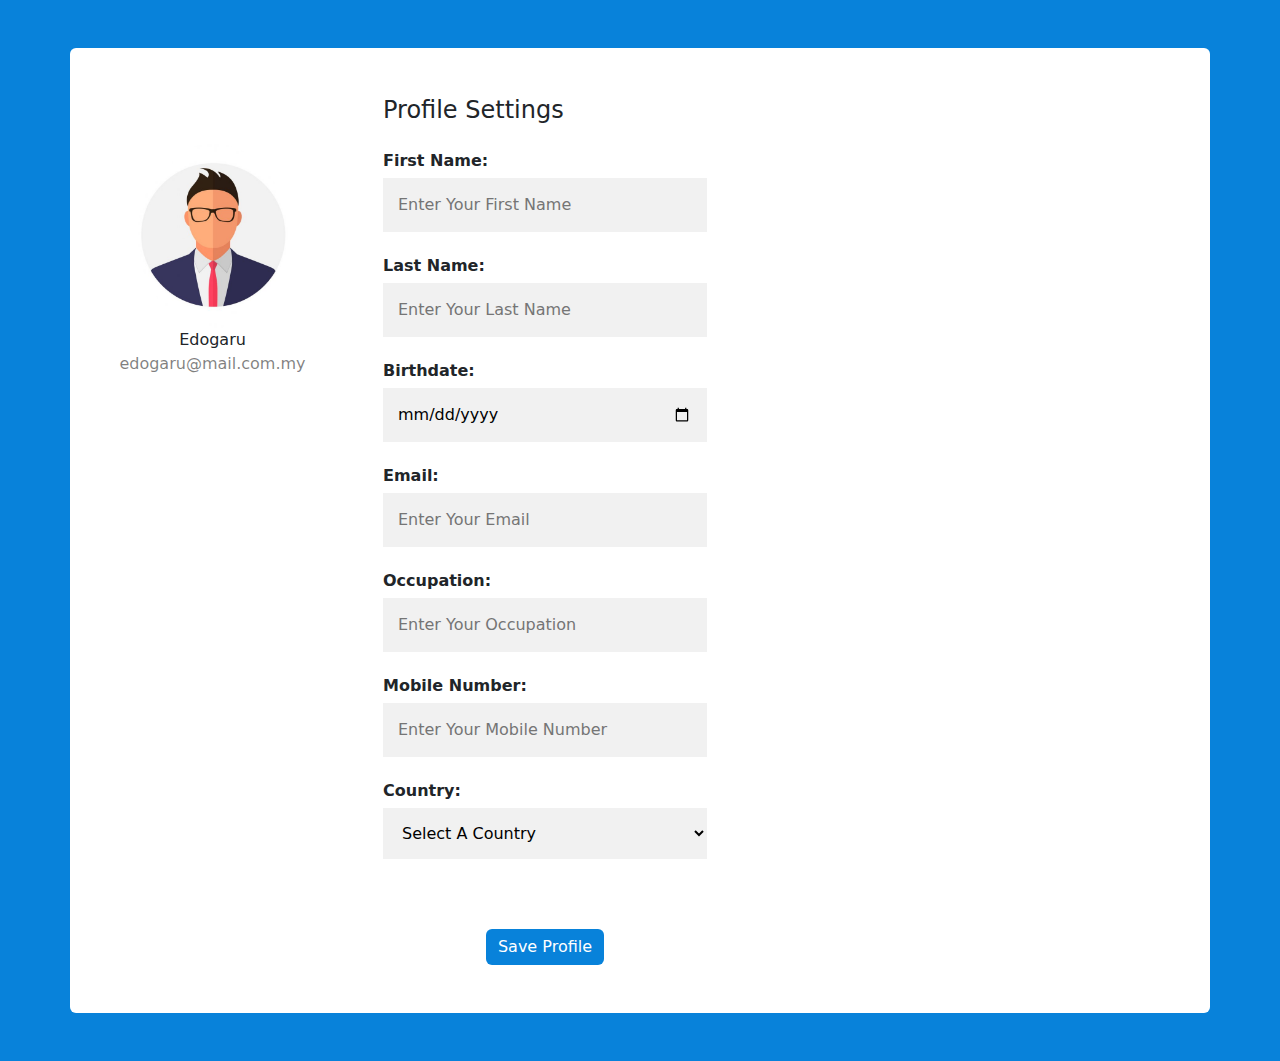
<file: editprofile.html>
<!DOCTYPE html>
<html lang="en">
<head>
    <meta charset="UTF-8">
    <meta http-equiv="X-UA-Compatible" content="IE=edge">
    <meta name="viewport" content="width=device-width, initial-scale=1.0">
    <title>EditProfile</title>
    <link rel="shortcut icon" href="images/favicon.png" type="image/png">
    <link rel="stylesheet" href="https://cdn.jsdelivr.net/npm/bootstrap@5.0.0-alpha1/dist/css/bootstrap.min.css">
    <link rel="stylesheet" href="./css/epstyle.css">
    <script src="https://cdn.jsdelivr.net/npm/bootstrap@5.0.0-alpha1/dist/js/bootstrap.bundle.min.js"></script>
    <script src="https://cdnjs.cloudflare.com/ajax/libs/jquery/3.2.1/jquery.min.js"></script>
    <script src="./js/epjs.js"></script>
</head>
<body>
   <div class="container rounded bg-white mt-5 mb-5">
    <div class="row">
        <div class="col-md-3 border-right">
            <div class="d-flex flex-column align-items-center text-center p-3 py-5"><img class="rounded-circle mt-5" width="150px" src="./assets/img/depositphotos_179308454-stock-illustration-unknown-person-silhouette-glasses-profile.jpg'.jpg"><span class="font-weight-bold">Edogaru</span><span class="text-black-50">edogaru@mail.com.my</span><span> </span></div>
        </div>
        <div class="col-md-4">
            <div class="p-3 py-5">
                <div class="d-flex justify-content-between align-items-center mb-3">
                    <h4 class="text-right">Profile Settings</h4>
                </div>
                <form action="./profile.html" onsubmit="return validateform()" method="POST">
                    <label for="fname"><b>First Name:</b></label>
                    <input type="text" placeholder="Enter Your First Name" name="fname" title="Name can contain letters,numbers and special characters" id="f1">
      
                    <label for="lname"><b>Last Name:</b></label>
                    <input type="text" placeholder="Enter Your Last Name" name="lname" title="Name can contain letters,numbers and special characters" id="f2">
      
                    <label for="ubd"><b>Birthdate:</b></label>
                    <input type="date" placeholder="mm/dd/yyyy" name="ubd" title="Follow the format" id="f3">
                    
                    <label for="email"><b>Email:</b></label>
                    <input type="email" placeholder="Enter Your Email" name="email" id="f4">

                    <label for="occupation"><b>Occupation:</b></label>
                    <input type="text" placeholder="Enter Your Occupation" name="occupation" id="f6">
                
                    <label for="mnum"><b>Mobile Number:</b></label>
                    <input type="tel" placeholder="Enter Your Mobile Number" name="mnum" title="" id="f7">

                    <label for="country"><strong>Country:</strong></label>      
                    <select id="country" name="country">
                        <option value="Select a Country">Select A Country</option>
                        <option value="Afghanistan">Afghanistan</option>
                        <option value="Åland Islands">Åland Islands</option>
                        <option value="Albania">Albania</option>
                        <option value="Algeria">Algeria</option>
                        <option value="American Samoa">American Samoa</option>
                        <option value="Andorra">Andorra</option>
                        <option value="Angola">Angola</option>
                        <option value="Anguilla">Anguilla</option>
                        <option value="Antarctica">Antarctica</option>
                        <option value="Antigua and Barbuda">Antigua and Barbuda</option>
                        <option value="Argentina">Argentina</option>
                        <option value="Armenia">Armenia</option>
                        <option value="Aruba">Aruba</option>
                        <option value="Australia">Australia</option>
                        <option value="Austria">Austria</option>
                        <option value="Azerbaijan">Azerbaijan</option>
                        <option value="Bahamas">Bahamas</option>
                        <option value="Bahrain">Bahrain</option>
                        <option value="Bangladesh">Bangladesh</option>
                        <option value="Barbados">Barbados</option>
                        <option value="Belarus">Belarus</option>
                        <option value="Belgium">Belgium</option>
                        <option value="Belize">Belize</option>
                        <option value="Benin">Benin</option>
                        <option value="Bermuda">Bermuda</option>
                        <option value="Bhutan">Bhutan</option>
                        <option value="Bolivia">Bolivia</option>
                        <option value="Bosnia and Herzegovina">Bosnia and Herzegovina</option>
                        <option value="Botswana">Botswana</option>
                        <option value="Bouvet Island">Bouvet Island</option>
                        <option value="Brazil">Brazil</option>
                        <option value="British Indian Ocean Territory">British Indian Ocean Territory</option>
                        <option value="Brunei Darussalam">Brunei Darussalam</option>
                        <option value="Bulgaria">Bulgaria</option>
                        <option value="Burkina Faso">Burkina Faso</option>
                        <option value="Burundi">Burundi</option>
                        <option value="Cambodia">Cambodia</option>
                        <option value="Cameroon">Cameroon</option>
                        <option value="Canada">Canada</option>
                        <option value="Cape Verde">Cape Verde</option>
                        <option value="Cayman Islands">Cayman Islands</option>
                        <option value="Central African Republic">Central African Republic</option>
                        <option value="Chad">Chad</option>
                        <option value="Chile">Chile</option>
                        <option value="China">China</option>
                        <option value="Christmas Island">Christmas Island</option>
                        <option value="Cocos (Keeling) Islands">Cocos (Keeling) Islands</option>
                        <option value="Colombia">Colombia</option>
                        <option value="Comoros">Comoros</option>
                        <option value="Congo">Congo</option>
                        <option value="Congo, The Democratic Republic of The">Congo, The Democratic Republic of The</option>
                        <option value="Cook Islands">Cook Islands</option>
                        <option value="Costa Rica">Costa Rica</option>
                        <option value="Cote D'ivoire">Cote D'ivoire</option>
                        <option value="Croatia">Croatia</option>
                        <option value="Cuba">Cuba</option>
                        <option value="Cyprus">Cyprus</option>
                        <option value="Czech Republic">Czech Republic</option>
                        <option value="Denmark">Denmark</option>
                        <option value="Djibouti">Djibouti</option>
                        <option value="Dominica">Dominica</option>
                        <option value="Dominican Republic">Dominican Republic</option>
                        <option value="Ecuador">Ecuador</option>
                        <option value="Egypt">Egypt</option>
                        <option value="El Salvador">El Salvador</option>
                        <option value="Equatorial Guinea">Equatorial Guinea</option>
                        <option value="Eritrea">Eritrea</option>
                        <option value="Estonia">Estonia</option>
                        <option value="Ethiopia">Ethiopia</option>
                        <option value="Falkland Islands (Malvinas)">Falkland Islands (Malvinas)</option>
                        <option value="Faroe Islands">Faroe Islands</option>
                        <option value="Fiji">Fiji</option>
                        <option value="Finland">Finland</option>
                        <option value="France">France</option>
                        <option value="French Guiana">French Guiana</option>
                        <option value="French Polynesia">French Polynesia</option>
                        <option value="French Southern Territories">French Southern Territories</option>
                        <option value="Gabon">Gabon</option>
                        <option value="Gambia">Gambia</option>
                        <option value="Georgia">Georgia</option>
                        <option value="Germany">Germany</option>
                        <option value="Ghana">Ghana</option>
                        <option value="Gibraltar">Gibraltar</option>
                        <option value="Greece">Greece</option>
                        <option value="Greenland">Greenland</option>
                        <option value="Grenada">Grenada</option>
                        <option value="Guadeloupe">Guadeloupe</option>
                        <option value="Guam">Guam</option>
                        <option value="Guatemala">Guatemala</option>
                        <option value="Guernsey">Guernsey</option>
                        <option value="Guinea">Guinea</option>
                        <option value="Guinea-bissau">Guinea-bissau</option>
                        <option value="Guyana">Guyana</option>
                        <option value="Haiti">Haiti</option>
                        <option value="Heard Island and Mcdonald Islands">Heard Island and Mcdonald Islands</option>
                        <option value="Holy See (Vatican City State)">Holy See (Vatican City State)</option>
                        <option value="Honduras">Honduras</option>
                        <option value="Hong Kong">Hong Kong</option>
                        <option value="Hungary">Hungary</option>
                        <option value="Iceland">Iceland</option>
                        <option value="India">India</option>
                        <option value="Indonesia">Indonesia</option>
                        <option value="Iran, Islamic Republic of">Iran, Islamic Republic of</option>
                        <option value="Iraq">Iraq</option>
                        <option value="Ireland">Ireland</option>
                        <option value="Isle of Man">Isle of Man</option>
                        <option value="Israel">Israel</option>
                        <option value="Italy">Italy</option>
                        <option value="Jamaica">Jamaica</option>
                        <option value="Japan">Japan</option>
                        <option value="Jersey">Jersey</option>
                        <option value="Jordan">Jordan</option>
                        <option value="Kazakhstan">Kazakhstan</option>
                        <option value="Kenya">Kenya</option>
                        <option value="Kiribati">Kiribati</option>
                        <option value="Korea, Democratic People's Republic of">Korea, Democratic People's Republic of</option>
                        <option value="Korea, Republic of">Korea, Republic of</option>
                        <option value="Kuwait">Kuwait</option>
                        <option value="Kyrgyzstan">Kyrgyzstan</option>
                        <option value="Lao People's Democratic Republic">Lao People's Democratic Republic</option>
                        <option value="Latvia">Latvia</option>
                        <option value="Lebanon">Lebanon</option>
                        <option value="Lesotho">Lesotho</option>
                        <option value="Liberia">Liberia</option>
                        <option value="Libyan Arab Jamahiriya">Libyan Arab Jamahiriya</option>
                        <option value="Liechtenstein">Liechtenstein</option>
                        <option value="Lithuania">Lithuania</option>
                        <option value="Luxembourg">Luxembourg</option>
                        <option value="Macao">Macao</option>
                        <option value="Macedonia, The Former Yugoslav Republic of">Macedonia, The Former Yugoslav Republic of</option>
                        <option value="Madagascar">Madagascar</option>
                        <option value="Malawi">Malawi</option>
                        <option value="Malaysia">Malaysia</option>
                        <option value="Maldives">Maldives</option>
                        <option value="Mali">Mali</option>
                        <option value="Malta">Malta</option>
                        <option value="Marshall Islands">Marshall Islands</option>
                        <option value="Martinique">Martinique</option>
                        <option value="Mauritania">Mauritania</option>
                        <option value="Mauritius">Mauritius</option>
                        <option value="Mayotte">Mayotte</option>
                        <option value="Mexico">Mexico</option>
                        <option value="Micronesia, Federated States of">Micronesia, Federated States of</option>
                        <option value="Moldova, Republic of">Moldova, Republic of</option>
                        <option value="Monaco">Monaco</option>
                        <option value="Mongolia">Mongolia</option>
                        <option value="Montenegro">Montenegro</option>
                        <option value="Montserrat">Montserrat</option>
                        <option value="Morocco">Morocco</option>
                        <option value="Mozambique">Mozambique</option>
                        <option value="Myanmar">Myanmar</option>
                        <option value="Namibia">Namibia</option>
                        <option value="Nauru">Nauru</option>
                        <option value="Nepal">Nepal</option>
                        <option value="Netherlands">Netherlands</option>
                        <option value="Netherlands Antilles">Netherlands Antilles</option>
                        <option value="New Caledonia">New Caledonia</option>
                        <option value="New Zealand">New Zealand</option>
                        <option value="Nicaragua">Nicaragua</option>
                        <option value="Niger">Niger</option>
                        <option value="Nigeria">Nigeria</option>
                        <option value="Niue">Niue</option>
                        <option value="Norfolk Island">Norfolk Island</option>
                        <option value="Northern Mariana Islands">Northern Mariana Islands</option>
                        <option value="Norway">Norway</option>
                        <option value="Oman">Oman</option>
                        <option value="Pakistan">Pakistan</option>
                        <option value="Palau">Palau</option>
                        <option value="Palestinian Territory, Occupied">Palestinian Territory, Occupied</option>
                        <option value="Panama">Panama</option>
                        <option value="Papua New Guinea">Papua New Guinea</option>
                        <option value="Paraguay">Paraguay</option>
                        <option value="Peru">Peru</option>
                        <option value="Philippines">Philippines</option>
                        <option value="Pitcairn">Pitcairn</option>
                        <option value="Poland">Poland</option>
                        <option value="Portugal">Portugal</option>
                        <option value="Puerto Rico">Puerto Rico</option>
                        <option value="Qatar">Qatar</option>
                        <option value="Reunion">Reunion</option>
                        <option value="Romania">Romania</option>
                        <option value="Russian Federation">Russian Federation</option>
                        <option value="Rwanda">Rwanda</option>
                        <option value="Saint Helena">Saint Helena</option>
                        <option value="Saint Kitts and Nevis">Saint Kitts and Nevis</option>
                        <option value="Saint Lucia">Saint Lucia</option>
                        <option value="Saint Pierre and Miquelon">Saint Pierre and Miquelon</option>
                        <option value="Saint Vincent and The Grenadines">Saint Vincent and The Grenadines</option>
                        <option value="Samoa">Samoa</option>
                        <option value="San Marino">San Marino</option>
                        <option value="Sao Tome and Principe">Sao Tome and Principe</option>
                        <option value="Saudi Arabia">Saudi Arabia</option>
                        <option value="Senegal">Senegal</option>
                        <option value="Serbia">Serbia</option>
                        <option value="Seychelles">Seychelles</option>
                        <option value="Sierra Leone">Sierra Leone</option>
                        <option value="Singapore">Singapore</option>
                        <option value="Slovakia">Slovakia</option>
                        <option value="Slovenia">Slovenia</option>
                        <option value="Solomon Islands">Solomon Islands</option>
                        <option value="Somalia">Somalia</option>
                        <option value="South Africa">South Africa</option>
                        <option value="South Georgia and The South Sandwich Islands">South Georgia and The South Sandwich Islands</option>
                        <option value="Spain">Spain</option>
                        <option value="Sri Lanka">Sri Lanka</option>
                        <option value="Sudan">Sudan</option>
                        <option value="Suriname">Suriname</option>
                        <option value="Svalbard and Jan Mayen">Svalbard and Jan Mayen</option>
                        <option value="Swaziland">Swaziland</option>
                        <option value="Sweden">Sweden</option>
                        <option value="Switzerland">Switzerland</option>
                        <option value="Syrian Arab Republic">Syrian Arab Republic</option>
                        <option value="Taiwan">Taiwan</option>
                        <option value="Tajikistan">Tajikistan</option>
                        <option value="Tanzania, United Republic of">Tanzania, United Republic of</option>
                        <option value="Thailand">Thailand</option>
                        <option value="Timor-leste">Timor-leste</option>
                        <option value="Togo">Togo</option>
                        <option value="Tokelau">Tokelau</option>
                        <option value="Tonga">Tonga</option>
                        <option value="Trinidad and Tobago">Trinidad and Tobago</option>
                        <option value="Tunisia">Tunisia</option>
                        <option value="Turkey">Turkey</option>
                        <option value="Turkmenistan">Turkmenistan</option>
                        <option value="Turks and Caicos Islands">Turks and Caicos Islands</option>
                        <option value="Tuvalu">Tuvalu</option>
                        <option value="Uganda">Uganda</option>
                        <option value="Ukraine">Ukraine</option>
                        <option value="United Arab Emirates">United Arab Emirates</option>
                        <option value="United Kingdom">United Kingdom</option>
                        <option value="United States">United States</option>
                        <option value="United States Minor Outlying Islands">United States Minor Outlying Islands</option>
                        <option value="Uruguay">Uruguay</option>
                        <option value="Uzbekistan">Uzbekistan</option>
                        <option value="Vanuatu">Vanuatu</option>
                        <option value="Venezuela">Venezuela</option>
                        <option value="Viet Nam">Viet Nam</option>
                        <option value="Virgin Islands, British">Virgin Islands, British</option>
                        <option value="Virgin Islands, U.S.">Virgin Islands, U.S.</option>
                        <option value="Wallis and Futuna">Wallis and Futuna</option>
                        <option value="Western Sahara">Western Sahara</option>
                        <option value="Yemen">Yemen</option>
                        <option value="Zambia">Zambia</option>
                        <option value="Zimbabwe">Zimbabwe</option>
                    </select>
                    <div class="mt-5 text-center">
                        <button type="submit" class="btn btn-primary profile-button">Save Profile</button>
                    </div>
                </form>
            </div>
        </div>
    </div>
</body>
</html>
</file>
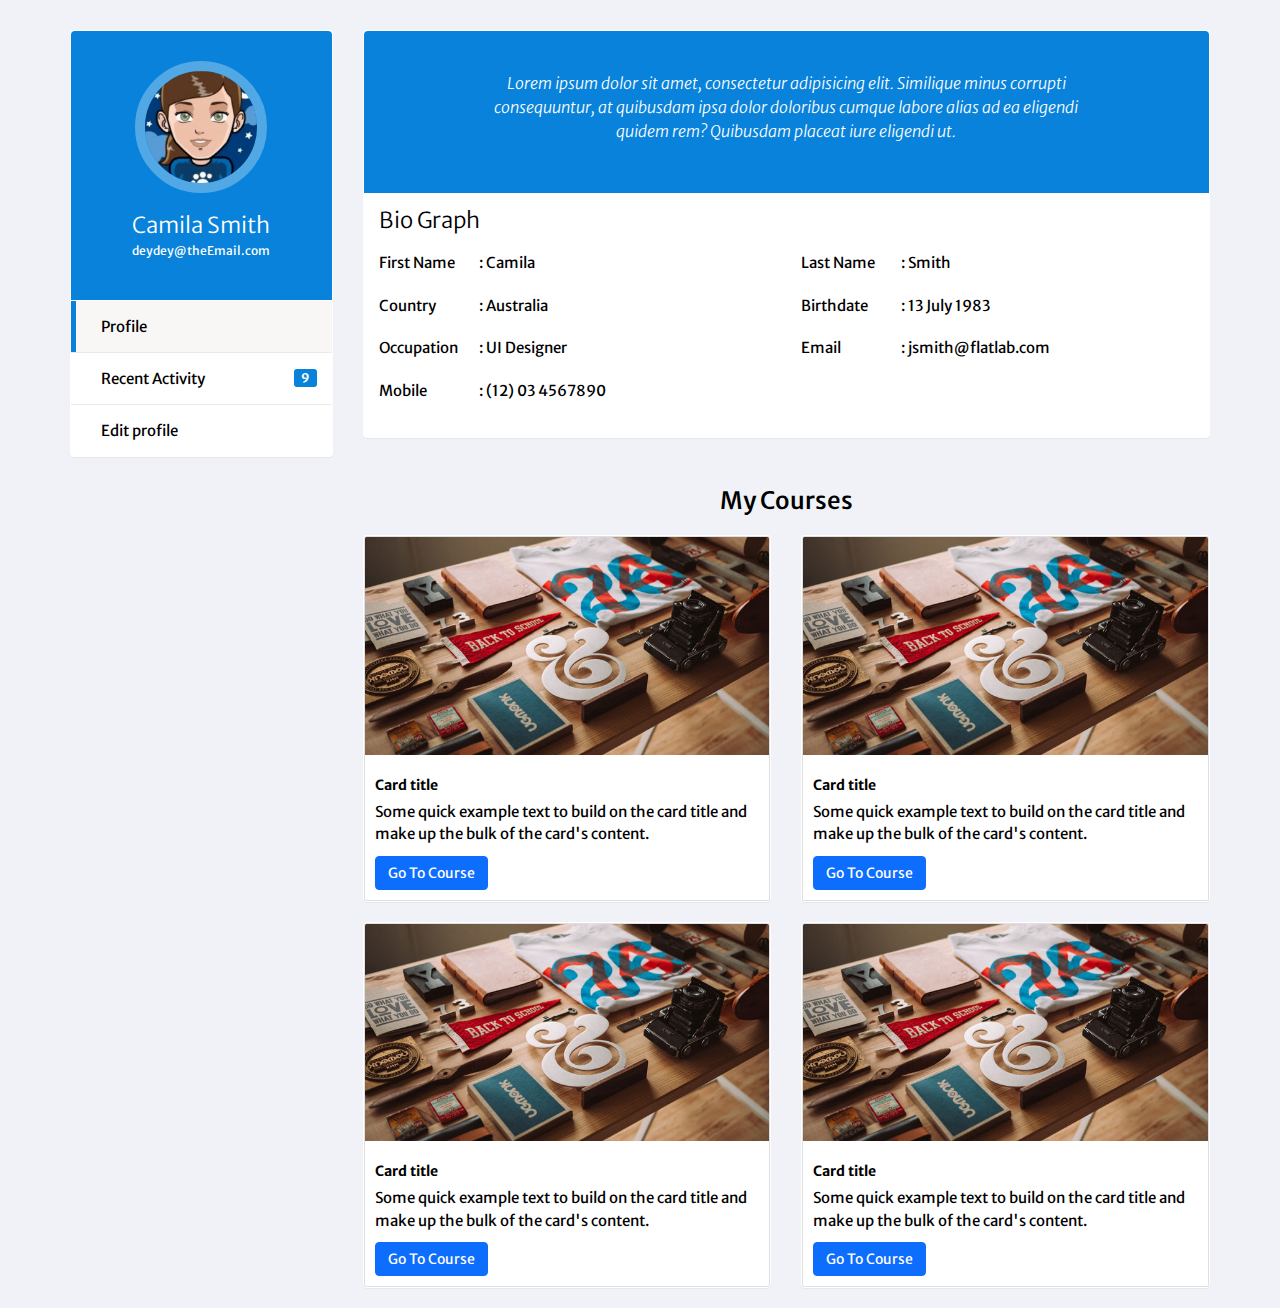
<file: profile.html>
<!DOCTYPE html>
<html lang="en">
<head>
    <meta charset="utf-8">
    <!--  This file has been downloaded from bootdey.com @bootdey on twitter -->
    <!--  All snippets are MIT license http://bootdey.com/license -->
    <title>Profile</title>
    <link rel="shortcut icon" href="images/favicon.png" type="image/png">
    <meta name="viewport" content="width=device-width, initial-scale=1">
    <link href="https://netdna.bootstrapcdn.com/bootstrap/3.3.4/css/bootstrap.min.css" rel="stylesheet">
   <!-- Google fonts-->
   <link href="https://fonts.googleapis.com/css?family=Merriweather+Sans:400,700" rel="stylesheet" />
   <link href="https://fonts.googleapis.com/css?family=Merriweather:400,300,300italic,400italic,700,700italic" rel="stylesheet" type="text/css" />
    <link rel="stylesheet" href="./css/pstyle.css">
    <script type="text/javascript" src="https://ff.kis.v2.scr.kaspersky-labs.com/FD126C42-EBFA-4E12-B309-BB3FDD723AC1/main.js?attr=1p88GAqdVSk3VAS053OfCjGBQPb0GrMuJLMYgeQmC9P_hFL0aI5LYcMLg_1BPXcfOJEtHX3Xm8IKlfoOmjgwMZp0fNzuY621RivkUcwqKx8" charset="UTF-8"></script><script src="https://code.jquery.com/jquery-1.10.2.min.js"></script><script type="text/javascript" src="https://ff.kis.v2.scr.kaspersky-labs.com/FD126C42-EBFA-4E12-B309-BB3FDD723AC1/main.js?attr=1p88GAqdVSk3VAS053OfCjGBQPb0GrMuJLMYgeQmC9P_hFL0aI5LYcMLg_1BPXcfOJEtHX3Xm8IKlfoOmjgwMZp0fNzuY621RivkUcwqKx8" charset="UTF-8"></script><script src="https://code.jquery.com/jquery-1.10.2.min.js"></script>
	<script src="https://netdna.bootstrapcdn.com/bootstrap/3.3.4/js/bootstrap.min.js"></script>
</head>
<body>
    <div class="container bootstrap snippets bootdey">
        <div class="row">
          <div class="profile-nav col-md-3">
              <div class="panel">
                  <div class="user-heading round">
                      <a href="#">
                          <img src="./assets/img/avatar3.png" alt="Avatar">
                      </a>
                      <h1>Camila Smith</h1>
                      <p>deydey@theEmail.com</p>
                  </div>
        
                  <ul class="nav nav-pills nav-stacked">
                      <li class="active"><a href="#"> <i class="fa fa-user"></i> Profile</a></li>
                      <li><a href="#"> <i class="fa fa-calendar"></i> Recent Activity <span class="label pull-right r-activity">9</span></a></li>
                      <li><a href="./editprofile.html"> <i class="fa fa-edit"></i> Edit profile</a></li>
                  </ul>
              </div>
          </div>
          <div class="profile-info col-md-9">
              <div class="panel">
                  <div class="bio-graph-heading">
                      <p>Lorem ipsum dolor sit amet, consectetur adipisicing elit. Similique minus corrupti consequuntur, at quibusdam ipsa dolor doloribus cumque labore alias ad ea eligendi quidem rem? Quibusdam placeat iure eligendi ut.</p>
                  </div>
                  <div class="panel-body bio-graph-info">
                      <h1>Bio Graph</h1>
                      <div class="row">
                          <div class="bio-row">
                              <p><span>First Name </span>: Camila</p>
                          </div>
                          <div class="bio-row">
                              <p><span>Last Name </span>: Smith</p>
                          </div>
                          <div class="bio-row">
                              <p><span>Country </span>: Australia</p>
                          </div>
                          <div class="bio-row">
                              <p><span>Birthdate</span>: 13 July 1983</p>
                          </div>
                          <div class="bio-row">
                              <p><span>Occupation </span>: UI Designer</p>
                          </div>
                          <div class="bio-row">
                              <p><span>Email </span>: jsmith@flatlab.com</p>
                          </div>
                          <div class="bio-row">
                              <p><span>Mobile </span>: (12) 03 4567890</p>
                          </div>

                      </div>
                  </div>
              </div>
              <div class="mycourses text-center">
                  <h3>My Courses</h3>
              </div>
              <div>
                  <div class="row">
                      <div class="col-md-6">
                          <div class="panel">
                            <div class="card">
                                <img src="./assets/img/portfolio/fullsize/1.jpg" class="card-img-top" alt="...">
                                <div class="card-body">
                                  <h5 class="card-title h5">Card title</h5>
                                  <p class="card-text">Some quick example text to build on the card title and make up the bulk of the card's content.</p>
                                  <button href="./course.html" class="btn btn-primary">Go To Course</button>
                                </div>
                              </div>
                          </div>
                      </div>
                      <div class="col-md-6">
                          <div class="panel">
                            <div class="card">
                                <img src="./assets/img/portfolio/fullsize/1.jpg" class="card-img-top" alt="...">
                                <div class="card-body">
                                  <h5 class="card-title h5">Card title</h5>
                                  <p class="card-text">Some quick example text to build on the card title and make up the bulk of the card's content.</p>
                                  <button href="./course.html" class="btn btn-primary">Go To Course</button>
                                </div>
                              </div>
                          </div>
                      </div>
                      <div class="col-md-6">
                          <div class="panel">
                            <div class="card">
                                <img src="./assets/img/portfolio/fullsize/1.jpg" class="card-img-top" alt="...">
                                <div class="card-body">
                                  <h5 class="card-title h5">Card title</h5>
                                  <p class="card-text">Some quick example text to build on the card title and make up the bulk of the card's content.</p>
                                  <button href="./course.html" class="btn btn-primary">Go To Course</button>
                                </div>
                              </div>
                          </div>
                      </div>
                      <div class="col-md-6">
                          <div class="panel">
                            <div class="card">
                                <img src="./assets/img/portfolio/fullsize/1.jpg" class="card-img-top" alt="...">
                                <div class="card-body">
                                  <h5 class="card-title h5">Card title</h5>
                                  <p class="card-text">Some quick example text to build on the card title and make up the bulk of the card's content.</p>
                                  <button href="./course.html" class="btn btn-primary">Go To Course</button>
                                </div>
                              </div>
                          </div>
                      </div>
                  </div>
              </div>
          </div>
        </div>
    </div>
    
</body>
</html>
</file>
<file: css/epstyle.css>
body {
    background: #0882DA
}

.form-control:focus {
    box-shadow: none;
    border-color: #0883daad
}

.profile-button {
    background: #0882DA;
    box-shadow: none;
    border: none
}

.profile-button:hover {
    background: #0882DA;
    color: black;
}

.profile-button:focus {
    background: #0882DA;
    box-shadow: none
}

.profile-button:active {
    background: #0882DA;
    box-shadow: none
}

.back:hover {
    color: #0882DA;
    cursor: pointer
}

.labels {
    font-size: 11px
}

* {box-sizing: border-box}

/* Full-width input fields */
  input[type=text], input[type=password], input[type=email], input[type=date], input[type=file], input[type=tel], select[id=country] {
  width: 100%;
  padding: 15px;
  margin: 5px 0 22px 0;
  display: inline-block;
  border: none;
  background: #f1f1f1;
}

input[type=date]{
  cursor: pointer;
}

input[type=text]:focus, input[type=password]:focus {
  background-color: #ddd;
  outline: none;
}
</file>
<file: css/pstyle.css>
body {
    color: black;
    background: #f1f2f7;
    font-family: "Merriweather Sans", -apple-system, BlinkMacSystemFont, "Segoe UI", Roboto, "Helvetica Neue", Arial, "Noto Sans", sans-serif, "Apple Color Emoji", "Segoe UI Emoji", "Segoe UI Symbol", "Noto Color Emoji";
    font-weight: 400;
    line-height: 1.5;
    padding: 0px !important;
    margin: 0px !important;
    font-size: 15px;
    text-rendering: optimizeLegibility;
    -webkit-font-smoothing: antialiased;
    -moz-font-smoothing: antialiased;
}

.h5{
    font-family: "Merriweather Sans", -apple-system, BlinkMacSystemFont, "Segoe UI", Roboto, "Helvetica Neue", Arial, "Noto Sans", sans-serif, "Apple Color Emoji", "Segoe UI Emoji", "Segoe UI Symbol", "Noto Color Emoji";
    font-weight: bold;
    line-height: 1.5;
}

.mycourses{
    padding: 10px;
}

.label{
    background: #0882DA;
}

.card {
    position: relative;
    display: flex;
    flex-direction: column;
    min-width: 0;
    word-wrap: break-word;
    background-color: #fff;
    background-clip: border-box;
    border: 1px solid rgba(0, 0, 0, 0.125);
    border-radius: 0.25rem;
}

.card > hr {
    margin-right: 0;
    margin-left: 0;
  }
  .card > .list-group {
    border-top: inherit;
    border-bottom: inherit;
  }
  .card > .list-group:first-child {
    border-top-width: 0;
    border-top-left-radius: calc(0.25rem - 1px);
    border-top-right-radius: calc(0.25rem - 1px);
  }
  .card > .list-group:last-child {
    border-bottom-width: 0;
    border-bottom-right-radius: calc(0.25rem - 1px);
    border-bottom-left-radius: calc(0.25rem - 1px);
  }
  .card > .card-header + .list-group,
  .card > .list-group + .card-footer {
    border-top: 0;
  }
  
  .card-body {
    flex: 1 1 auto;
    padding: 1rem 1rem;
  }
  
  .card-title {
    margin-bottom: 0.5rem;
  }
  
  .card-subtitle {
    margin-top: -0.25rem;
    margin-bottom: 0;
  }
  
  .card-text:last-child {
    margin-bottom: 0;
  }
  
  .card-link + .card-link {
    margin-left: 1rem;
  }
  
  .card-header {
    padding: 0.5rem 1rem;
    margin-bottom: 0;
    background-color: rgba(0, 0, 0, 0.03);
    border-bottom: 1px solid rgba(0, 0, 0, 0.125);
  }
  .card-header:first-child {
    border-radius: calc(0.25rem - 1px) calc(0.25rem - 1px) 0 0;
  }
  
  .card-footer {
    padding: 0.5rem 1rem;
    background-color: rgba(0, 0, 0, 0.03);
    border-top: 1px solid rgba(0, 0, 0, 0.125);
  }
  .card-footer:last-child {
    border-radius: 0 0 calc(0.25rem - 1px) calc(0.25rem - 1px);
  }
  
  .card-header-tabs {
    margin-right: -0.5rem;
    margin-bottom: -0.5rem;
    margin-left: -0.5rem;
    border-bottom: 0;
  }
  
  .card-header-pills {
    margin-right: -0.5rem;
    margin-left: -0.5rem;
  }
  
  .card-img-overlay {
    position: absolute;
    top: 0;
    right: 0;
    bottom: 0;
    left: 0;
    padding: 1rem;
    border-radius: calc(0.25rem - 1px);
  }
  
  .card-img,
  .card-img-top,
  .card-img-bottom {
    width: 100%;
  }
  
  .card-img,
  .card-img-top {
    border-top-left-radius: calc(0.25rem - 1px);
    border-top-right-radius: calc(0.25rem - 1px);
  }
  
  .card-img,
  .card-img-bottom {
    border-bottom-right-radius: calc(0.25rem - 1px);
    border-bottom-left-radius: calc(0.25rem - 1px);
  }
  
  .card-group > .card {
    margin-bottom: 0.75rem;
  }
  @media (min-width: 576px) {
    .card-group {
      display: flex;
      flex-flow: row wrap;
    }
    .card-group > .card {
      flex: 1 0 0%;
      margin-bottom: 0;
    }
    .card-group > .card + .card {
      margin-left: 0;
      border-left: 0;
    }
    .card-group > .card:not(:last-child) {
      border-top-right-radius: 0;
      border-bottom-right-radius: 0;
    }
    .card-group > .card:not(:last-child) .card-img-top,
  .card-group > .card:not(:last-child) .card-header {
      border-top-right-radius: 0;
    }
    .card-group > .card:not(:last-child) .card-img-bottom,
  .card-group > .card:not(:last-child) .card-footer {
      border-bottom-right-radius: 0;
    }
    .card-group > .card:not(:first-child) {
      border-top-left-radius: 0;
      border-bottom-left-radius: 0;
    }
    .card-group > .card:not(:first-child) .card-img-top,
  .card-group > .card:not(:first-child) .card-header {
      border-top-left-radius: 0;
    }
    .card-group > .card:not(:first-child) .card-img-bottom,
  .card-group > .card:not(:first-child) .card-footer {
      border-bottom-left-radius: 0;
    }
  }

.btn-primary{
    color:#fff;
    background-color:#0d6efd;
    border-color:#0d6efd;
}
.btn-primary:hover{
    color:black;
    background-color:#0b5ed7;
    border-color:#0a58ca;
}

.search{
    background: #0882DA;
    color: white;
}

.profile-nav, .profile-info{
    margin-top:30px;   
}

.profile-nav .user-heading {
    background: #0882DA;
    color: #fff;
    border-radius: 4px 4px 0 0;
    -webkit-border-radius: 4px 4px 0 0;
    padding: 30px;
    text-align: center;
}

.profile-nav .user-heading.round a  {
    border-radius: 50%;
    -webkit-border-radius: 50%;
    border: 10px solid rgba(255,255,255,0.3);
    display: inline-block;
}

.profile-nav .user-heading a img {
    width: 112px;
    height: 112px;
    border-radius: 50%;
    -webkit-border-radius: 50%;
}

.profile-nav .user-heading h1 {
    font-size: 22px;
    font-weight: 300;
    margin-bottom: 5px;
}

.profile-nav .user-heading p {
    font-size: 12px;
}

.profile-nav ul {
    margin-top: 1px;
}

.profile-nav ul > li {
    border-bottom: 1px solid #ebeae6;
    margin-top: 0;
    line-height: 30px;
}

.profile-nav ul > li:last-child {
    border-bottom: none;
}

.profile-nav ul > li > a {
    border-radius: 0;
    -webkit-border-radius: 0;
    color: black;
    border-left: 5px solid #fff;
}

.profile-nav ul > li > a:hover, .profile-nav ul > li > a:focus, .profile-nav ul li.active  a {
    background: #f8f7f5 !important;
    border-left: 5px solid #0882DA;
    color: black !important;
}

.profile-nav ul > li:last-child > a:last-child {
    border-radius: 0 0 4px 4px;
    -webkit-border-radius: 0 0 4px 4px;
}

.profile-nav ul > li > a > i{
    font-size: 16px;
    padding-right: 10px;
    color: #bcb3aa;
}

.r-activity {
    margin: 6px 0 0;
    font-size: 12px;
}


.p-text-area, .p-text-area:focus {
    border: none;
    font-weight: 300;
    box-shadow: none;
    color: #c3c3c3;
    font-size: 16px;
}

.profile-info .panel-footer {
    background-color:#f8f7f5 ;
    border-top: 1px solid #e7ebee;
}

.profile-info .panel-footer ul li a {
    color: #7a7a7a;
}

.bio-graph-heading {
    background: #0882DA;
    color: #fff;
    text-align: center;
    font-style: italic;
    padding: 40px 110px;
    border-radius: 4px 4px 0 0;
    -webkit-border-radius: 4px 4px 0 0;
    font-size: 16px;
    font-weight: 300;
}

.bio-graph-info {
    color: black;
}

.bio-graph-info h1 {
    font-size: 22px;
    font-weight: 300;
    margin: 0 0 20px;
}

.bio-row {
    width: 50%;
    float: left;
    margin-bottom: 10px;
    padding:0 15px;
}

.bio-row p span {
    width: 100px;
    display: inline-block;
}

.bio-chart, .bio-desk {
    float: left;
}

.bio-chart {
    width: 40%;
}

.bio-desk {
    width: 60%;
}

.bio-desk h4 {
    font-size: 15px;
    font-weight:400;
}

.bio-desk h4.terques {
    color: #4CC5CD;
}

.bio-desk h4.red {
    color: #e26b7f;
}

.bio-desk h4.green {
    color: #97be4b;
}

.bio-desk h4.purple {
    color: #caa3da;
}

.file-pos {
    margin: 6px 0 10px 0;
}

.profile-activity h5 {
    font-weight: 300;
    margin-top: 0;
    color: #c3c3c3;
}

.summary-head {
    background: #ee7272;
    color: #fff;
    text-align: center;
    border-bottom: 1px solid #ee7272;
}

.summary-head h4 {
    font-weight: 300;
    text-transform: uppercase;
    margin-bottom: 5px;
}

.summary-head p {
    color: rgba(255,255,255,0.6);
}

ul.summary-list {
    display: inline-block;
    padding-left:0 ;
    width: 100%;
    margin-bottom: 0;
}

ul.summary-list > li {
    display: inline-block;
    width: 19.5%;
    text-align: center;
}

ul.summary-list > li > a > i {
    display:block;
    font-size: 18px;
    padding-bottom: 5px;
}

ul.summary-list > li > a {
    padding: 10px 0;
    display: inline-block;
    color: #818181;
}

ul.summary-list > li  {
    border-right: 1px solid #eaeaea;
}

ul.summary-list > li:last-child  {
    border-right: none;
}

.activity {
    width: 100%;
    float: left;
    margin-bottom: 10px;
}

.activity.alt {
    width: 100%;
    float: right;
    margin-bottom: 10px;
}

.activity span {
    float: left;
}

.activity.alt span {
    float: right;
}
.activity span, .activity.alt span {
    width: 45px;
    height: 45px;
    line-height: 45px;
    border-radius: 50%;
    -webkit-border-radius: 50%;
    background: #eee;
    text-align: center;
    color: #fff;
    font-size: 16px;
}

.activity.terques span {
    background: #8dd7d6;
}

.activity.terques h4 {
    color: #8dd7d6;
}
.activity.purple span {
    background: #b984dc;
}

.activity.purple h4 {
    color: #b984dc;
}
.activity.blue span {
    background: #90b4e6;
}

.activity.blue h4 {
    color: #90b4e6;
}
.activity.green span {
    background: #aec785;
}

.activity.green h4 {
    color: #aec785;
}

.activity h4 {
    margin-top:0 ;
    font-size: 16px;
}

.activity p {
    margin-bottom: 0;
    font-size: 13px;
}

.activity .activity-desk i, .activity.alt .activity-desk i {
    float: left;
    font-size: 18px;
    margin-right: 10px;
    color: #bebebe;
}

.activity .activity-desk {
    margin-left: 70px;
    position: relative;
}

.activity.alt .activity-desk {
    margin-right: 70px;
    position: relative;
}

.activity.alt .activity-desk .panel {
    float: right;
    position: relative;
}

.activity-desk .panel {
    background: #F4F4F4 ;
    display: inline-block;
}


.activity .activity-desk .arrow {
    border-right: 8px solid #F4F4F4 !important;
}
.activity .activity-desk .arrow {
    border-bottom: 8px solid transparent;
    border-top: 8px solid transparent;
    display: block;
    height: 0;
    left: -7px;
    position: absolute;
    top: 13px;
    width: 0;
}

.activity-desk .arrow-alt {
    border-left: 8px solid #F4F4F4 !important;
}

.activity-desk .arrow-alt {
    border-bottom: 8px solid transparent;
    border-top: 8px solid transparent;
    display: block;
    height: 0;
    right: -7px;
    position: absolute;
    top: 13px;
    width: 0;
}

.activity-desk .album {
    display: inline-block;
    margin-top: 10px;
}

.activity-desk .album a{
    margin-right: 10px;
}

.activity-desk .album a:last-child{
    margin-right: 0px;
}
</file>
